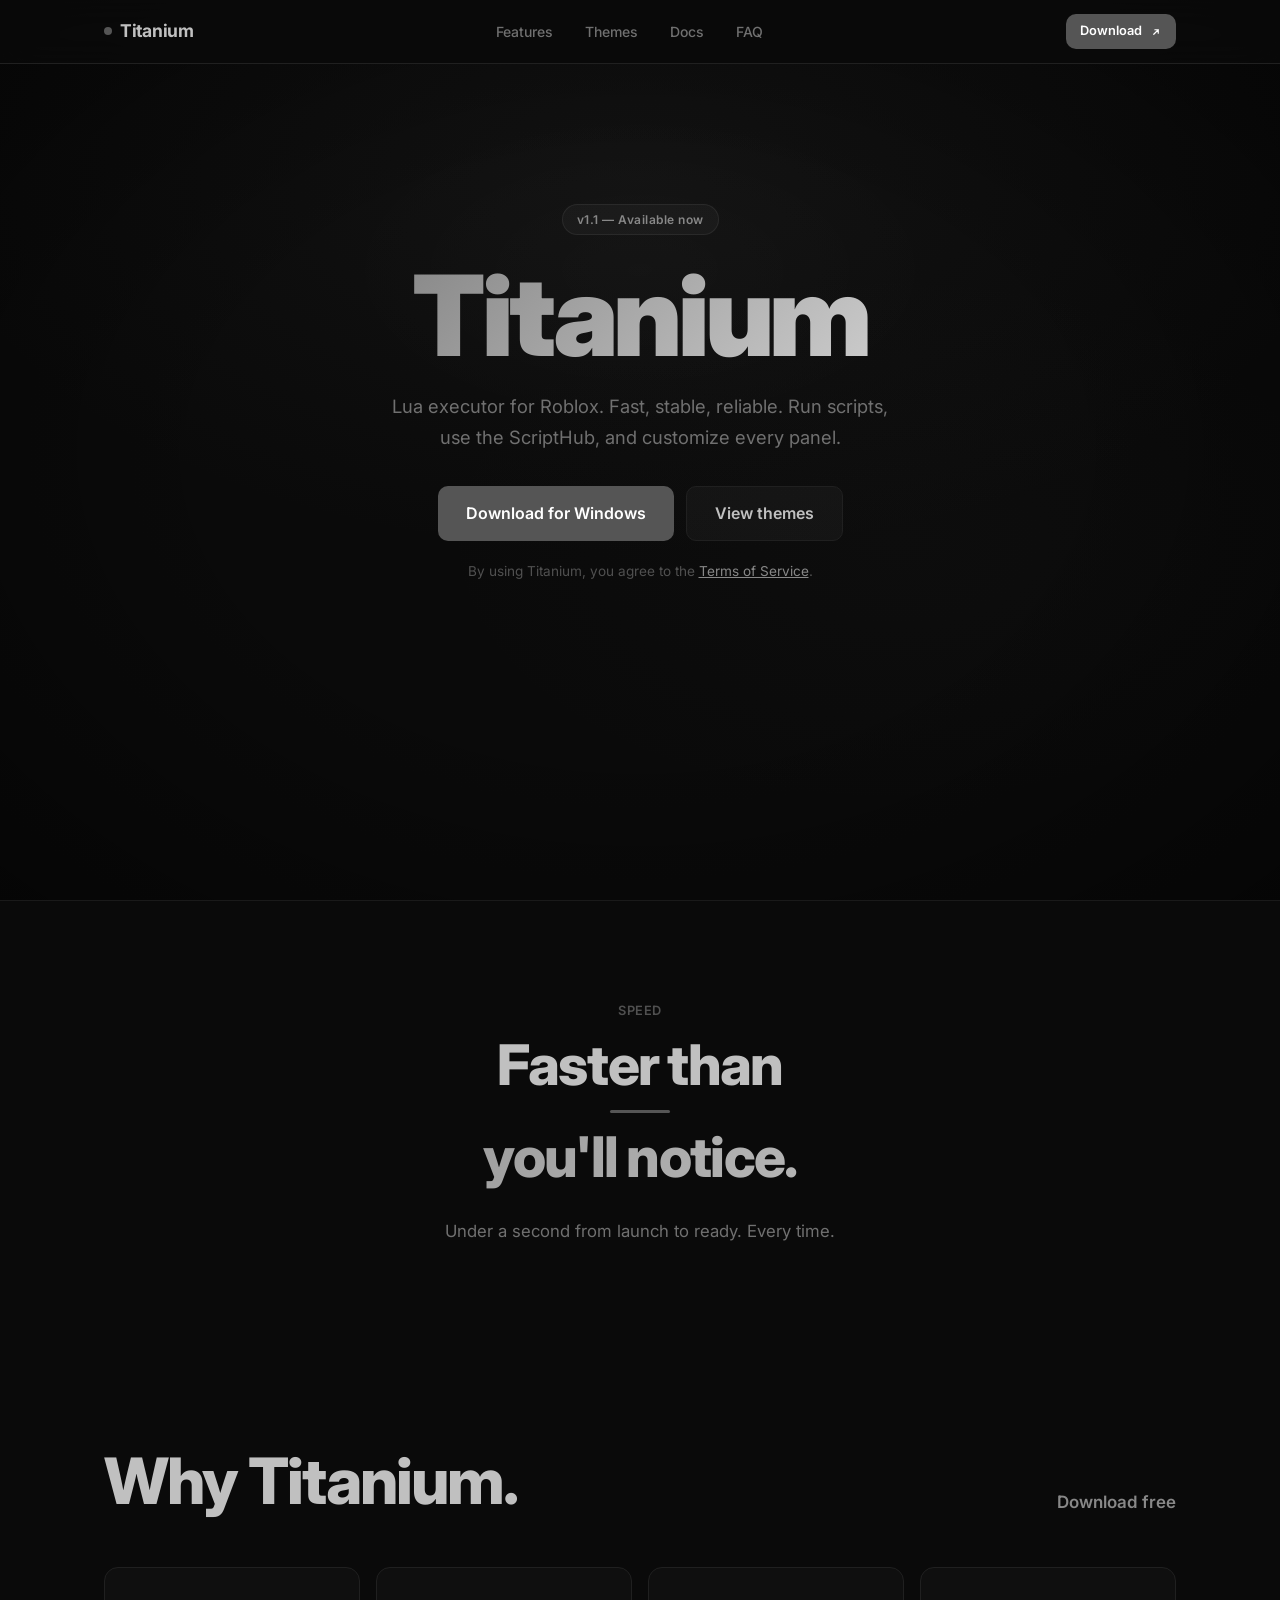
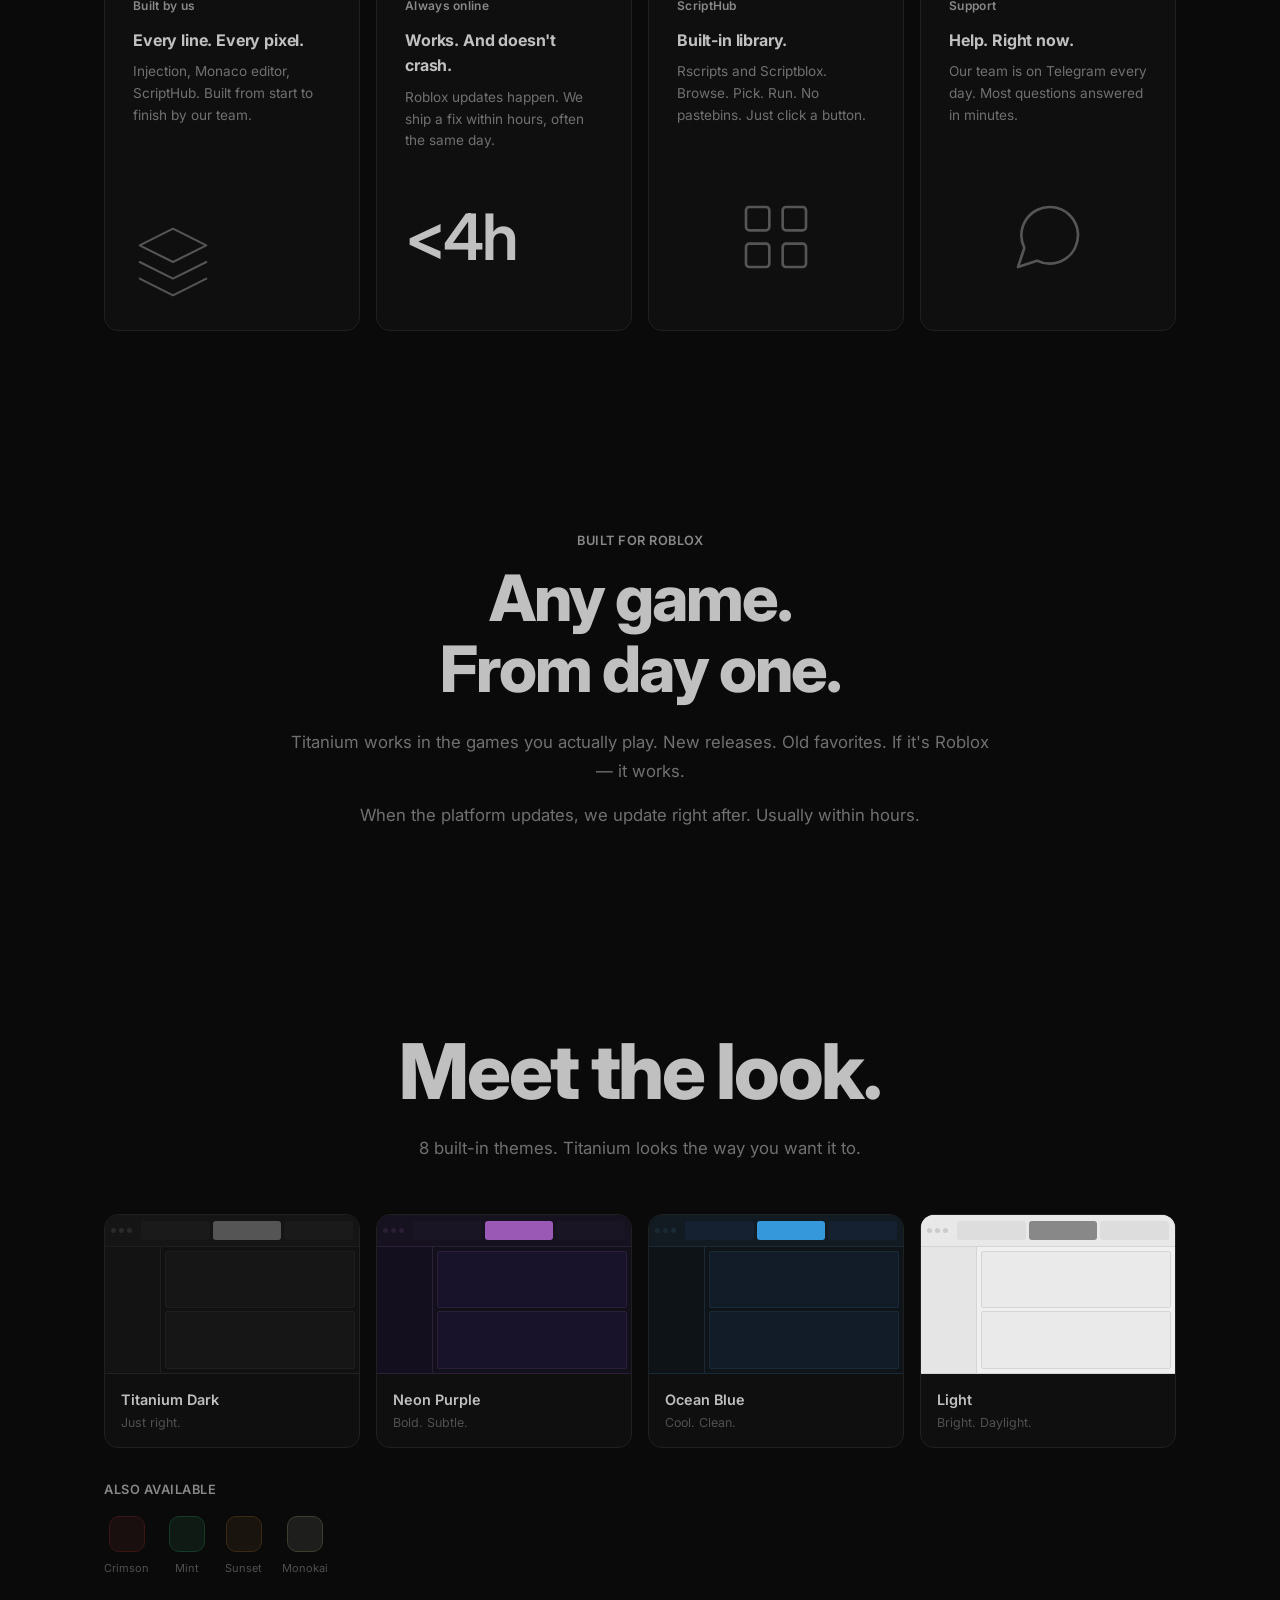
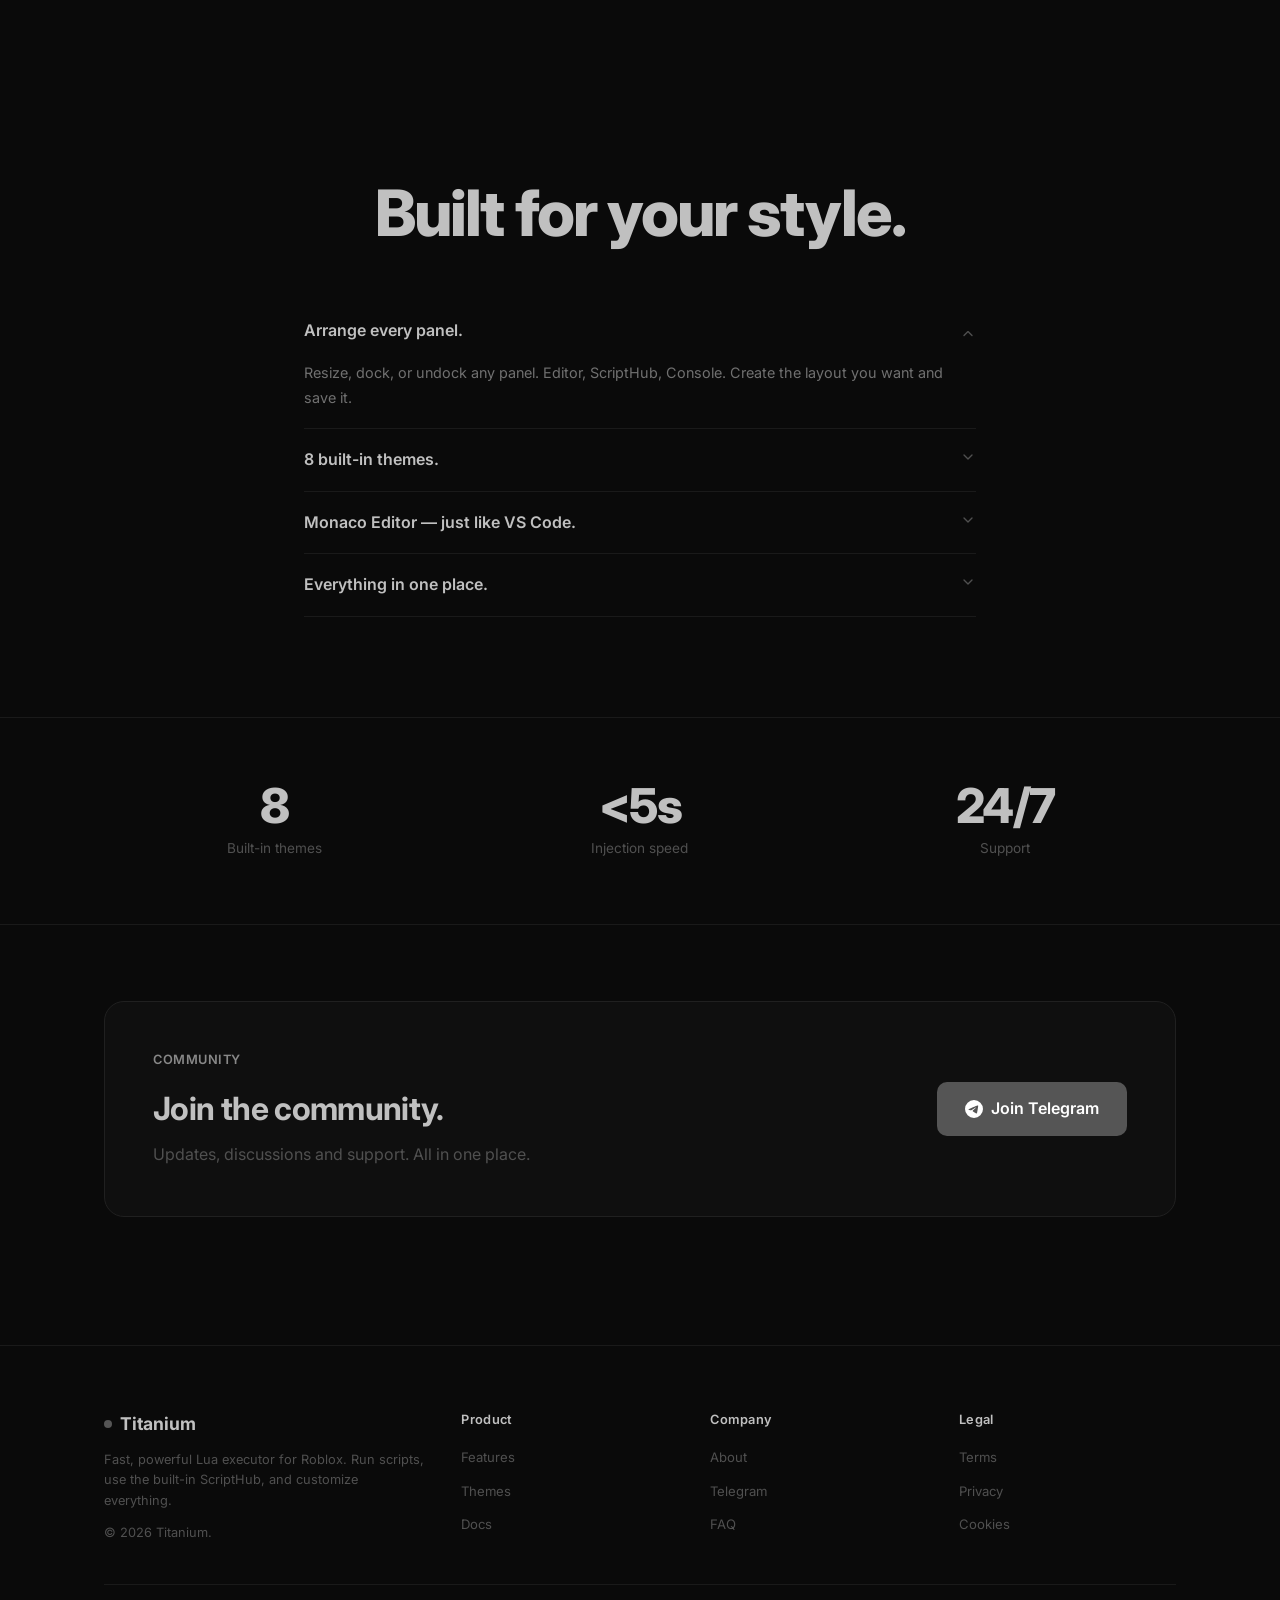
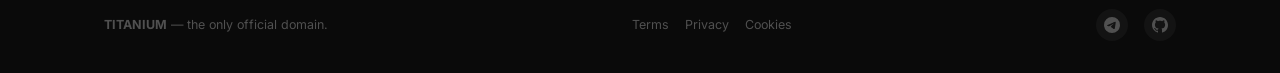
<file: index.html>
<!DOCTYPE html>
<html lang="en" dir="ltr">
<head>
    <meta charset="UTF-8">
    <meta name="viewport" content="width=device-width, initial-scale=1.0, viewport-fit=cover">
    <meta name="theme-color" content="#000000">
    <link rel="preconnect" href="https://fonts.googleapis.com">
    <link rel="preconnect" href="https://fonts.gstatic.com" crossorigin>
    <link rel="stylesheet" href="https://fonts.googleapis.com/css2?family=Inter:wght@400;500;600;700;800;900&display=block">
    <title>Titanium — Roblox Lua Script Executor</title>
    <meta name="description" content="Titanium is a free Lua executor for Roblox on Windows. Run scripts fast, use the built-in ScriptHub, and customize every panel.">
    <link rel="stylesheet" href="css/style.css">
    <link rel="icon" href="icon.png" type="image/png">
</head>
<body>

<div class="scroll-progress"></div>

<!-- Nav -->
<nav class="nav" role="navigation" aria-label="Main">
    <div class="nav-inner">
        <a href="index.html" class="nav-logo" aria-label="Titanium">
            <span class="logo-dot" aria-hidden="true"></span>
            Titanium
        </a>
        <ul class="nav-links">
            <li><a href="#features" data-nav-hash="#features">Features</a></li>
            <li><a href="#themes" data-nav-hash="#themes">Themes</a></li>
            <li><a href="docs.html">Docs</a></li>
            <li><a href="faq.html">FAQ</a></li>
        </ul>
        <div class="nav-cta">
            <a href="https://github.com/dogrogFilexon/Titanium/releases/download/v1.1.0/Titanium.zip" class="btn btn-primary btn-sm" target="_blank" rel="noopener">
                <span>Download</span>
                <svg width="12" height="12" viewBox="0 0 16 16" fill="none" stroke="currentColor" stroke-width="1.6" stroke-linecap="round" stroke-linejoin="round"><path d="M5 11L11 5M6.5 5H11v4.5"></path></svg>
            </a>
        </div>
        <button class="nav-mobile-btn" aria-label="Toggle menu" aria-expanded="false">
            <span></span><span></span><span></span>
        </button>
    </div>
</nav>

<!-- Mobile Drawer -->
<nav class="nav-drawer" aria-label="Navigation">
    <a href="index.html">Home</a>
    <a href="#features">Features</a>
    <a href="#themes">Themes</a>
    <a href="docs.html">Docs</a>
    <a href="faq.html">FAQ</a>
</nav>

<!-- Hero -->
<header class="hero-header">
    <div class="hero-atmosphere" aria-hidden="true">
        <div class="hero-atmosphere-base"></div>
        <div class="hero-atmosphere-sheen"></div>
        <div class="hero-atmosphere-vignette"></div>
    </div>

    <div class="hero-copy container">
        <div class="hero-badge">v1.1 — Available now</div>
        <h1 class="hero-title">
            <span class="gradient-text">Titanium</span>
        </h1>
        <p class="lede">
            Lua executor for Roblox. Fast, stable, reliable.
            Run scripts, use the ScriptHub, and customize every panel.
        </p>
        <div class="hero-cta">
            <a href="https://github.com/dogrogFilexon/Titanium/releases/download/v1.1.0/Titanium.zip" class="btn btn-primary btn-lg" target="_blank" rel="noopener">
                <span>Download for Windows</span>
            </a>
            <a href="#themes" class="btn btn-glass btn-lg">
                <span>View themes</span>
            </a>
        </div>
        <p class="small hero-disclaimer">
            By using Titanium, you agree to the <a href="#">Terms of Service</a>.
        </p>
    </div>
</header>

<!-- Speed -->
<section aria-label="Speed" class="speed-section">
    <div class="container text-center" style="width: 100%;">
        <p class="eyebrow eyebrow-muted" data-reveal>Speed</p>
        <h2 class="speed-headline" data-reveal>
            <span class="speed-headline-line">Faster than</span>
            <span class="speed-headline-rule" aria-hidden="true"></span>
            <span class="speed-headline-line gradient-text">you'll notice.</span>
        </h2>
        <p data-reveal class="lede" style="margin: 28px auto 0; max-width: 540px;">
            Under a second from launch to ready. Every time.
        </p>
    </div>
</section>

<!-- Features -->
<section class="section" id="features">
    <div class="container">
        <div data-reveal style="display: flex; justify-content: space-between; align-items: flex-end; flex-wrap: wrap; gap: 20px; margin-bottom: clamp(32px, 4vw, 56px);">
            <h2 class="headline" style="font-size: clamp(40px, 5vw, 64px); max-width: 600px;">Why Titanium.</h2>
            <a href="#" class="btn btn-link" style="font-size: 17px;">Download free</a>
        </div>
        <div class="why-row" data-stagger>
            <div class="why-card">
                <span class="why-eyebrow">Built by us</span>
                <h4>Every line. Every pixel.</h4>
                <p>Injection, Monaco editor, ScriptHub. Built from start to finish by our team.</p>
                <div class="why-art">
                    <svg width="80" height="80" viewBox="0 0 24 24" fill="none" stroke="currentColor" stroke-width="0.6" stroke-linecap="round" stroke-linejoin="round" style="color: #555;">
                        <path d="M12 2L2 7l10 5 10-5-10-5z"></path>
                        <path d="M2 17l10 5 10-5"></path>
                        <path d="M2 12l10 5 10-5"></path>
                    </svg>
                </div>
            </div>
            <div class="why-card">
                <span class="why-eyebrow">Always online</span>
                <h4>Works. And doesn't crash.</h4>
                <p>Roblox updates happen. We ship a fix within hours, often the same day.</p>
                <div class="why-art" style="height:130px; align-items:center;">
                    <div style="font-size: 64px; font-weight: 600; letter-spacing: -0.04em; line-height: 1; color: #c0c0c0;">&lt;4h</div>
                </div>
            </div>
            <div class="why-card">
                <span class="why-eyebrow">ScriptHub</span>
                <h4>Built-in library.</h4>
                <p>Rscripts and Scriptblox. Browse. Pick. Run. No pastebins. Just click a button.</p>
                <div class="why-art" style="height:130px; align-items:center; justify-content:center;">
                    <svg width="80" height="80" viewBox="0 0 24 24" fill="none" stroke="currentColor" stroke-width="0.8" stroke-linecap="round" stroke-linejoin="round" style="color: #555;">
                        <rect x="3" y="3" width="7" height="7" rx="1"></rect>
                        <rect x="14" y="3" width="7" height="7" rx="1"></rect>
                        <rect x="3" y="14" width="7" height="7" rx="1"></rect>
                        <rect x="14" y="14" width="7" height="7" rx="1"></rect>
                    </svg>
                </div>
            </div>
            <div class="why-card">
                <span class="why-eyebrow">Support</span>
                <h4>Help. Right now.</h4>
                <p>Our team is on Telegram every day. Most questions answered in minutes.</p>
                <div class="why-art" style="height:130px; align-items:center; justify-content:center;">
                    <svg width="80" height="80" viewBox="0 0 24 24" fill="none" stroke="currentColor" stroke-width="0.8" stroke-linecap="round" stroke-linejoin="round" style="color: #555;">
                        <path d="M21 11.5a8.38 8.38 0 0 1-.9 3.8 8.5 8.5 0 0 1-7.6 4.7 8.38 8.38 0 0 1-3.8-.9L3 21l1.9-5.7a8.38 8.38 0 0 1-.9-3.8 8.5 8.5 0 0 1 4.7-7.6 8.38 8.38 0 0 1 3.8-.9h.5a8.48 8.48 0 0 1 8 8v.5z"></path>
                    </svg>
                </div>
            </div>
        </div>
    </div>
</section>

<!-- Created for Roblox -->
<section class="section">
    <div class="container">
        <div data-reveal style="text-align: center; max-width: 700px; margin: 0 auto;">
            <p class="eyebrow">Built for Roblox</p>
            <h2 class="headline" style="font-size: clamp(40px, 5vw, 64px); margin-bottom: 24px;">
                Any game.<br>From day one.
            </h2>
            <p class="lede">Titanium works in the games you actually play. New releases. Old favorites. If it's Roblox — it works.</p>
            <p class="lede" style="margin-top: 16px;">When the platform updates, we update right after. Usually within hours.</p>
        </div>
    </div>
</section>

<!-- Themes -->
<section class="section" id="themes">
    <div class="container">
        <div class="section-head" data-reveal>
            <h2 class="headline" style="font-size: clamp(44px, 6vw, 80px);">Meet the look.</h2>
            <p class="lede" style="margin-top: 20px; max-width: 580px; margin-inline: auto;">8 built-in themes. Titanium looks the way you want it to.</p>
        </div>
        <div class="theme-grid" data-stagger>
            <article class="theme-card">
                <div class="theme-shot" style="background: #111; border-bottom: 1px solid #222;">
                    <div style="width:100%;height:100%;display:flex;flex-direction:column;">
                        <div style="height:20%;background:#151515;border-bottom:1px solid #1e1e1e;display:flex;align-items:center;padding:0 6px;gap:3px;">
                            <div style="width:5px;height:5px;border-radius:50%;background:#2a2a2a;"></div>
                            <div style="width:5px;height:5px;border-radius:50%;background:#2a2a2a;"></div>
                            <div style="width:5px;height:5px;border-radius:50%;background:#2a2a2a;"></div>
                            <div style="flex:1;height:60%;background:#1a1a1a;border-radius:3px;margin-left:6px;"></div>
                            <div style="flex:1;height:60%;background:#555;border-radius:3px;"></div>
                            <div style="flex:1;height:60%;background:#1a1a1a;border-radius:3px;"></div>
                        </div>
                        <div style="flex:1;display:flex;">
                            <div style="width:22%;background:#131313;border-right:1px solid #1e1e1e;"></div>
                            <div style="flex:1;padding:4px;display:flex;flex-direction:column;gap:3px;">
                                <div style="flex:1;background:#161616;border:1px solid #1e1e1e;border-radius:2px;"></div>
                                <div style="flex:1;background:#161616;border:1px solid #1e1e1e;border-radius:2px;"></div>
                            </div>
                        </div>
                    </div>
                </div>
                <div class="theme-meta">
                    <p class="theme-name">Titanium Dark</p>
                    <p class="theme-sub">Just right.</p>
                </div>
            </article>
            <article class="theme-card">
                <div class="theme-shot" style="background: #12101a; border-bottom: 1px solid #2a1f35;">
                    <div style="width:100%;height:100%;display:flex;flex-direction:column;">
                        <div style="height:20%;background:#16121f;border-bottom:1px solid #2a1f35;display:flex;align-items:center;padding:0 6px;gap:3px;">
                            <div style="width:5px;height:5px;border-radius:50%;background:#2a1f35;"></div>
                            <div style="width:5px;height:5px;border-radius:50%;background:#2a1f35;"></div>
                            <div style="width:5px;height:5px;border-radius:50%;background:#2a1f35;"></div>
                            <div style="flex:1;height:60%;background:#1a1525;border-radius:3px;margin-left:6px;"></div>
                            <div style="flex:1;height:60%;background:#9b59b6;border-radius:3px;"></div>
                            <div style="flex:1;height:60%;background:#1a1525;border-radius:3px;"></div>
                        </div>
                        <div style="flex:1;display:flex;">
                            <div style="width:22%;background:#140f1e;border-right:1px solid #2a1f35;"></div>
                            <div style="flex:1;padding:4px;display:flex;flex-direction:column;gap:3px;">
                                <div style="flex:1;background:#18132a;border:1px solid #2a1f35;border-radius:2px;"></div>
                                <div style="flex:1;background:#18132a;border:1px solid #2a1f35;border-radius:2px;"></div>
                            </div>
                        </div>
                    </div>
                </div>
                <div class="theme-meta">
                    <p class="theme-name">Neon Purple</p>
                    <p class="theme-sub">Bold. Subtle.</p>
                </div>
            </article>
            <article class="theme-card">
                <div class="theme-shot" style="background: #0f1419; border-bottom: 1px solid #1a2a35;">
                    <div style="width:100%;height:100%;display:flex;flex-direction:column;">
                        <div style="height:20%;background:#121a22;border-bottom:1px solid #1a2a35;display:flex;align-items:center;padding:0 6px;gap:3px;">
                            <div style="width:5px;height:5px;border-radius:50%;background:#1a2a35;"></div>
                            <div style="width:5px;height:5px;border-radius:50%;background:#1a2a35;"></div>
                            <div style="width:5px;height:5px;border-radius:50%;background:#1a2a35;"></div>
                            <div style="flex:1;height:60%;background:#152030;border-radius:3px;margin-left:6px;"></div>
                            <div style="flex:1;height:60%;background:#3498db;border-radius:3px;"></div>
                            <div style="flex:1;height:60%;background:#152030;border-radius:3px;"></div>
                        </div>
                        <div style="flex:1;display:flex;">
                            <div style="width:22%;background:#0e1318;border-right:1px solid #1a2a35;"></div>
                            <div style="flex:1;padding:4px;display:flex;flex-direction:column;gap:3px;">
                                <div style="flex:1;background:#111c28;border:1px solid #1a2a35;border-radius:2px;"></div>
                                <div style="flex:1;background:#111c28;border:1px solid #1a2a35;border-radius:2px;"></div>
                            </div>
                        </div>
                    </div>
                </div>
                <div class="theme-meta">
                    <p class="theme-name">Ocean Blue</p>
                    <p class="theme-sub">Cool. Clean.</p>
                </div>
            </article>
            <article class="theme-card">
                <div class="theme-shot" style="background: #f0f0f0; border-bottom: 1px solid #d5d5d5;">
                    <div style="width:100%;height:100%;display:flex;flex-direction:column;">
                        <div style="height:20%;background:#e8e8e8;border-bottom:1px solid #d5d5d5;display:flex;align-items:center;padding:0 6px;gap:3px;">
                            <div style="width:5px;height:5px;border-radius:50%;background:#ccc;"></div>
                            <div style="width:5px;height:5px;border-radius:50%;background:#ccc;"></div>
                            <div style="width:5px;height:5px;border-radius:50%;background:#ccc;"></div>
                            <div style="flex:1;height:60%;background:#ddd;border-radius:3px;margin-left:6px;"></div>
                            <div style="flex:1;height:60%;background:#888;border-radius:3px;"></div>
                            <div style="flex:1;height:60%;background:#ddd;border-radius:3px;"></div>
                        </div>
                        <div style="flex:1;display:flex;">
                            <div style="width:22%;background:#e5e5e5;border-right:1px solid #d5d5d5;"></div>
                            <div style="flex:1;padding:4px;display:flex;flex-direction:column;gap:3px;">
                                <div style="flex:1;background:#eaeaea;border:1px solid #d5d5d5;border-radius:2px;"></div>
                                <div style="flex:1;background:#eaeaea;border:1px solid #d5d5d5;border-radius:2px;"></div>
                            </div>
                        </div>
                    </div>
                </div>
                <div class="theme-meta">
                    <p class="theme-name">Light</p>
                    <p class="theme-sub">Bright. Daylight.</p>
                </div>
            </article>
        </div>
        <div class="theme-more" data-reveal>
            <p class="eyebrow theme-more-label">Also available</p>
            <div class="theme-more-list">
                <div style="display: flex; flex-direction: column; align-items: center; gap: 8px;">
                    <span style="width: 36px; height: 36px; border-radius: 10px; background: #1a0f0f; border: 1px solid #3a1515;"></span>
                    <span style="font-size: 11px; color: #505050;">Crimson</span>
                </div>
                <div style="display: flex; flex-direction: column; align-items: center; gap: 8px;">
                    <span style="width: 36px; height: 36px; border-radius: 10px; background: #0f1a14; border: 1px solid #153a25;"></span>
                    <span style="font-size: 11px; color: #505050;">Mint</span>
                </div>
                <div style="display: flex; flex-direction: column; align-items: center; gap: 8px;">
                    <span style="width: 36px; height: 36px; border-radius: 10px; background: #1a140f; border: 1px solid #3a2a15;"></span>
                    <span style="font-size: 11px; color: #505050;">Sunset</span>
                </div>
                <div style="display: flex; flex-direction: column; align-items: center; gap: 8px;">
                    <span style="width: 36px; height: 36px; border-radius: 10px; background: #1e1f1c; border: 1px solid #3e3d32;"></span>
                    <span style="font-size: 11px; color: #505050;">Monokai</span>
                </div>
            </div>
        </div>
    </div>
</section>

<!-- Accordion -->
<section class="section">
    <div class="container" style="max-width: 720px;">
        <h2 class="headline" data-reveal style="margin-bottom: clamp(32px, 4vw, 56px); font-size: clamp(40px, 5vw, 64px); text-align: center;">Built for your style.</h2>
        <div data-reveal>
            <div class="acc-item open">
                <div class="acc-head">
                    Arrange every panel.
                    <span class="acc-arrow"><svg width="16" height="16" viewBox="0 0 24 24" fill="none" stroke="currentColor" stroke-width="2" stroke-linecap="round" stroke-linejoin="round"><polyline points="6 9 12 15 18 9"></polyline></svg></span>
                </div>
                <div class="acc-body">
                    Resize, dock, or undock any panel. Editor, ScriptHub, Console. Create the layout you want and save it.
                </div>
            </div>
            <div class="acc-item">
                <div class="acc-head">
                    8 built-in themes.
                    <span class="acc-arrow"><svg width="16" height="16" viewBox="0 0 24 24" fill="none" stroke="currentColor" stroke-width="2" stroke-linecap="round" stroke-linejoin="round"><polyline points="6 9 12 15 18 9"></polyline></svg></span>
                </div>
                <div class="acc-body">
                    Titanium Dark, Neon Purple, Ocean Blue, Light, Crimson, Mint, Sunset, Monokai.
                </div>
            </div>
            <div class="acc-item">
                <div class="acc-head">
                    Monaco Editor — just like VS Code.
                    <span class="acc-arrow"><svg width="16" height="16" viewBox="0 0 24 24" fill="none" stroke="currentColor" stroke-width="2" stroke-linecap="round" stroke-linejoin="round"><polyline points="6 9 12 15 18 9"></polyline></svg></span>
                </div>
                <div class="acc-body">
                    Syntax highlighting, autocomplete, minimap. The same engine as VS Code. Familiar and comfortable.
                </div>
            </div>
            <div class="acc-item">
                <div class="acc-head">
                    Everything in one place.
                    <span class="acc-arrow"><svg width="16" height="16" viewBox="0 0 24 24" fill="none" stroke="currentColor" stroke-width="2" stroke-linecap="round" stroke-linejoin="round"><polyline points="6 9 12 15 18 9"></polyline></svg></span>
                </div>
                <div class="acc-body">
                    Scripts, ScriptHub, console, profile. All in one window. No Alt-Tab.
                </div>
            </div>
        </div>
    </div>
</section>

<!-- Stats -->
<section class="section-tight" aria-label="By the numbers" style="border-top: 1px solid #1a1a1a; border-bottom: 1px solid #1a1a1a;">
    <div class="container">
        <div class="stats-grid" data-stagger>
            <div>
                <div class="stat-value">8</div>
                <div class="small" style="margin-top: 8px;">Built-in themes</div>
            </div>
            <div>
                <div class="stat-value">&lt;5s</div>
                <div class="small" style="margin-top: 8px;">Injection speed</div>
            </div>
            <div>
                <div class="stat-value">24/7</div>
                <div class="small" style="margin-top: 8px;">Support</div>
            </div>
        </div>
    </div>
</section>

<!-- Telegram CTA -->
<section class="section-tight" style="padding-block: clamp(48px, 6vw, 80px) clamp(80px, 10vw, 140px);">
    <div class="container">
        <div data-reveal class="discord-cta">
            <div>
                <p class="eyebrow">Community</p>
                <h2 class="subheadline" style="margin-bottom: 8px;">Join the community.</h2>
                <p style="color: #505050; font-size: 16px; margin: 0;">Updates, discussions and support. All in one place.</p>
            </div>
            <a href="https://t.me/titaniumrb" class="btn btn-primary btn-lg" target="_blank" rel="noopener">
                <svg width="18" height="18" viewBox="0 0 24 24" fill="currentColor" aria-hidden="true"><path d="M11.944 0A12 12 0 0 0 0 12a12 12 0 0 0 12 12 12 12 0 0 0 12-12A12 12 0 0 0 12 0a12 12 0 0 0-.056 0zm4.962 7.224c.1-.002.321.023.465.14a.506.506 0 0 1 .171.325c.016.093.036.306.02.472-.18 1.898-.962 6.502-1.36 8.627-.168.9-.499 1.201-.82 1.23-.696.065-1.225-.46-1.9-.902-1.056-.693-1.653-1.124-2.678-1.8-1.185-.78-.417-1.21.258-1.91.177-.184 3.247-2.977 3.307-3.23.007-.032.014-.15-.056-.212s-.174-.041-.249-.024c-.106.024-1.793 1.14-5.061 3.345-.479.33-.913.49-1.302.48-.428-.008-1.252-.241-1.865-.44-.752-.245-1.349-.374-1.297-.789.027-.216.325-.437.893-.663 3.498-1.524 5.83-2.529 6.998-3.014 3.332-1.386 4.025-1.627 4.476-1.635z"/></svg>
                Join Telegram
            </a>
        </div>
    </div>
</section>

<!-- Footer -->
<footer class="footer" aria-label="Footer">
    <div class="container">
        <div class="footer-grid">
            <div class="footer-brand">
                <a href="index.html" class="footer-logo">
                    <span class="logo-dot" aria-hidden="true"></span>
                    Titanium
                </a>
                <p class="footer-desc">Fast, powerful Lua executor for Roblox. Run scripts, use the built-in ScriptHub, and customize everything.</p>
                <p>&copy; 2026 Titanium.</p>
            </div>
            <div class="footer-col">
                <p class="footer-col-title">Product</p>
                <ul>
                    <li><a href="#features">Features</a></li>
                    <li><a href="#themes">Themes</a></li>
                    <li><a href="docs.html">Docs</a></li>
                </ul>
            </div>
            <div class="footer-col">
                <p class="footer-col-title">Company</p>
                <ul>
                    <li><a href="#">About</a></li>
                    <li><a href="https://t.me/titaniumrb" target="_blank" rel="noopener">Telegram</a></li>
                    <li><a href="faq.html">FAQ</a></li>
                </ul>
            </div>
            <div class="footer-col">
                <p class="footer-col-title">Legal</p>
                <ul>
                    <li><a href="#">Terms</a></li>
                    <li><a href="#">Privacy</a></li>
                    <li><a href="#">Cookies</a></li>
                </ul>
            </div>
        </div>
        <div class="footer-bottom">
            <p><strong>TITANIUM</strong> — the only official domain.</p>
            <nav>
                <a href="#">Terms</a>
                <a href="#">Privacy</a>
                <a href="#">Cookies</a>
            </nav>
            <nav class="footer-socials" aria-label="Social links">
                <a href="https://t.me/titaniumrb" target="_blank" rel="noopener" aria-label="Telegram">
                    <svg viewBox="0 0 24 24" fill="currentColor"><path d="M11.944 0A12 12 0 0 0 0 12a12 12 0 0 0 12 12 12 12 0 0 0 12-12A12 12 0 0 0 12 0a12 12 0 0 0-.056 0zm4.962 7.224c.1-.002.321.023.465.14a.506.506 0 0 1 .171.325c.016.093.036.306.02.472-.18 1.898-.962 6.502-1.36 8.627-.168.9-.499 1.201-.82 1.23-.696.065-1.225-.46-1.9-.902-1.056-.693-1.653-1.124-2.678-1.8-1.185-.78-.417-1.21.258-1.91.177-.184 3.247-2.977 3.307-3.23.007-.032.014-.15-.056-.212s-.174-.041-.249-.024c-.106.024-1.793 1.14-5.061 3.345-.479.33-.913.49-1.302.48-.428-.008-1.252-.241-1.865-.44-.752-.245-1.349-.374-1.297-.789.027-.216.325-.437.893-.663 3.498-1.524 5.83-2.529 6.998-3.014 3.332-1.386 4.025-1.627 4.476-1.635z"/></svg>
                </a>
                <a href="#" aria-label="GitHub">
                    <svg viewBox="0 0 16 16" fill="currentColor"><path d="M8 0C3.58 0 0 3.58 0 8c0 3.54 2.29 6.53 5.47 7.59.4.07.55-.17.55-.38 0-.19-.01-.82-.01-1.49-2.01.37-2.53-.49-2.69-.94-.09-.23-.48-.94-.82-1.13-.28-.15-.68-.52-.01-.53.63-.01 1.08.58 1.23.82.72 1.21 1.87.87 2.33.66.07-.52.28-.87.51-1.07-1.78-.2-3.64-.89-3.64-3.95 0-.87.31-1.59.82-2.15-.08-.2-.36-1.02.08-2.12 0 0 .67-.21 2.2.82.64-.18 1.32-.27 2-.27.68 0 1.36.09 2 .27 1.53-1.04 2.2-.82 2.2-.82.44 1.1.16 1.92.08 2.12.51.56.82 1.27.82 2.15 0 3.07-1.87 3.75-3.65 3.95.29.25.54.73.54 1.48 0 1.07-.01 1.93-.01 2.2 0 .21.15.46.55.38A8.013 8.013 0 0016 8c0-4.42-3.58-8-8-8z"></path></svg>
                </a>
            </nav>
        </div>
    </div>
</footer>

<script src="js/main.js"></script>
</body>
</html>
</file>
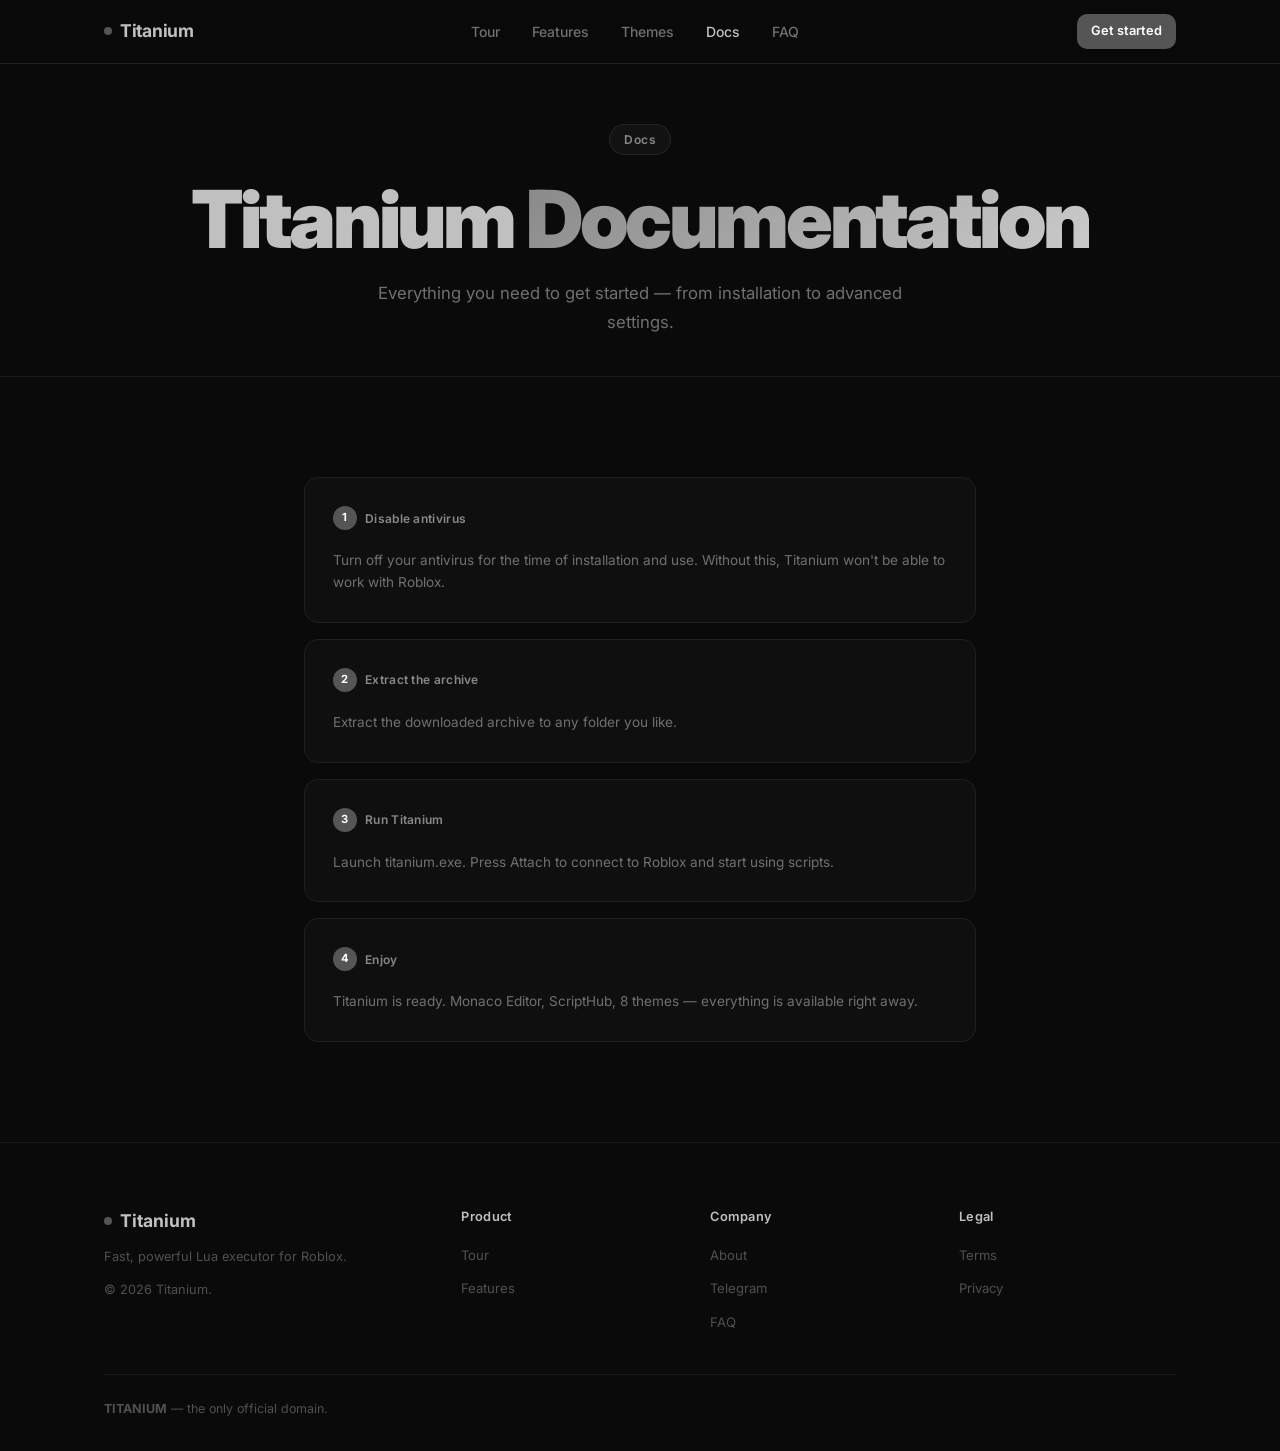
<file: docs.html>
<!DOCTYPE html>
<html lang="en" dir="ltr">
<head>
    <meta charset="UTF-8">
    <meta name="viewport" content="width=device-width, initial-scale=1.0, viewport-fit=cover">
    <meta name="theme-color" content="#000000">
    <link rel="preconnect" href="https://fonts.googleapis.com">
    <link rel="preconnect" href="https://fonts.gstatic.com" crossorigin>
    <link rel="stylesheet" href="https://fonts.googleapis.com/css2?family=Inter:wght@400;500;600;700;800;900&display=block">
    <title>Docs — Titanium Executor</title>
    <meta name="description" content="Full Titanium documentation — from installation to advanced settings.">
    <link rel="stylesheet" href="css/style.css">
    <link rel="icon" href="icon.png" type="image/png">
</head>
<body>

<div class="scroll-progress"></div>

<!-- Nav -->
<nav class="nav" role="navigation" aria-label="Main">
    <div class="nav-inner">
        <a href="index.html" class="nav-logo" aria-label="Titanium"><span class="logo-dot" aria-hidden="true"></span>Titanium</a>
        <ul class="nav-links">
            <li><a href="index.html#tour">Tour</a></li>
            <li><a href="features.html">Features</a></li>
            <li><a href="index.html#themes">Themes</a></li>
            <li><a href="docs.html">Docs</a></li>
            <li><a href="faq.html">FAQ</a></li>
        </ul>
        <div class="nav-cta">
            <a href="docs.html" class="btn btn-primary btn-sm"><span>Get started</span></a>
        </div>
        <button class="nav-mobile-btn" aria-label="Toggle menu" aria-expanded="false"><span></span><span></span><span></span></button>
    </div>
</nav>
<nav class="nav-drawer" aria-label="Navigation">
    <a href="index.html">Home</a>
    <a href="index.html#tour">Tour</a>
    <a href="features.html">Features</a>
    <a href="index.html#themes">Themes</a>
    <a href="docs.html">Docs</a>
    <a href="faq.html">FAQ</a>
</nav>

<!-- Page Hero -->
<header class="page-hero">
    <div class="container">
        <div data-reveal>
            <div class="hero-badge">Docs</div>
            <h1 class="hero-title" style="font-size: clamp(2.5rem, 7vw, 5rem);">Titanium <span class="gradient-text">Documentation</span></h1>
            <p class="lede" style="margin: 20px auto 0; max-width: 540px;">Everything you need to get started — from installation to advanced settings.</p>
        </div>
    </div>
</header>

<!-- Docs Steps -->
<section class="section">
    <div class="container" style="max-width: 720px;">
        <div style="display: flex; flex-direction: column; gap: 16px;">

            <div class="why-card" data-reveal>
                <span class="why-eyebrow" style="display: inline-flex; align-items: center; gap: 8px;">
                    <span style="display:inline-flex;align-items:center;justify-content:center;width:24px;height:24px;border-radius:50%;background:#555;color:#fff;font-size:0.7rem;font-weight:700;">1</span>
                    Disable antivirus
                </span>
                <p style="margin-top: 8px;">Turn off your antivirus for the time of installation and use. Without this, Titanium won't be able to work with Roblox.</p>
            </div>

            <div class="why-card" data-reveal>
                <span class="why-eyebrow" style="display: inline-flex; align-items: center; gap: 8px;">
                    <span style="display:inline-flex;align-items:center;justify-content:center;width:24px;height:24px;border-radius:50%;background:#555;color:#fff;font-size:0.7rem;font-weight:700;">2</span>
                    Extract the archive
                </span>
                <p style="margin-top: 8px;">Extract the downloaded archive to any folder you like.</p>
            </div>

            <div class="why-card" data-reveal>
                <span class="why-eyebrow" style="display: inline-flex; align-items: center; gap: 8px;">
                    <span style="display:inline-flex;align-items:center;justify-content:center;width:24px;height:24px;border-radius:50%;background:#555;color:#fff;font-size:0.7rem;font-weight:700;">3</span>
                    Run Titanium
                </span>
                <p style="margin-top: 8px;">Launch titanium.exe. Press Attach to connect to Roblox and start using scripts.</p>
            </div>

            <div class="why-card" data-reveal>
                <span class="why-eyebrow" style="display: inline-flex; align-items: center; gap: 8px;">
                    <span style="display:inline-flex;align-items:center;justify-content:center;width:24px;height:24px;border-radius:50%;background:#555;color:#fff;font-size:0.7rem;font-weight:700;">4</span>
                    Enjoy
                </span>
                <p style="margin-top: 8px;">Titanium is ready. Monaco Editor, ScriptHub, 8 themes — everything is available right away.</p>
            </div>

        </div>
    </div>
</section>

<!-- Footer -->
<footer class="footer" aria-label="Footer">
    <div class="container">
        <div class="footer-grid">
            <div class="footer-brand">
                <a href="index.html" class="footer-logo"><span class="logo-dot" aria-hidden="true"></span>Titanium</a>
                <p class="footer-desc">Fast, powerful Lua executor for Roblox.</p>
                <p>&copy; 2026 Titanium.</p>
            </div>
            <div class="footer-col"><p class="footer-col-title">Product</p><ul><li><a href="index.html#tour">Tour</a></li><li><a href="features.html">Features</a></li></ul></div>
            <div class="footer-col"><p class="footer-col-title">Company</p><ul><li><a href="#">About</a></li><li><a href="https://t.me/titaniumrb" target="_blank" rel="noopener">Telegram</a></li><li><a href="faq.html">FAQ</a></li></ul></div>
            <div class="footer-col"><p class="footer-col-title">Legal</p><ul><li><a href="#">Terms</a></li><li><a href="#">Privacy</a></li></ul></div>
        </div>
        <div class="footer-bottom">
            <p><strong>TITANIUM</strong> — the only official domain.</p>
        </div>
    </div>
</footer>

<script src="js/main.js"></script>
</body>
</html>
</file>
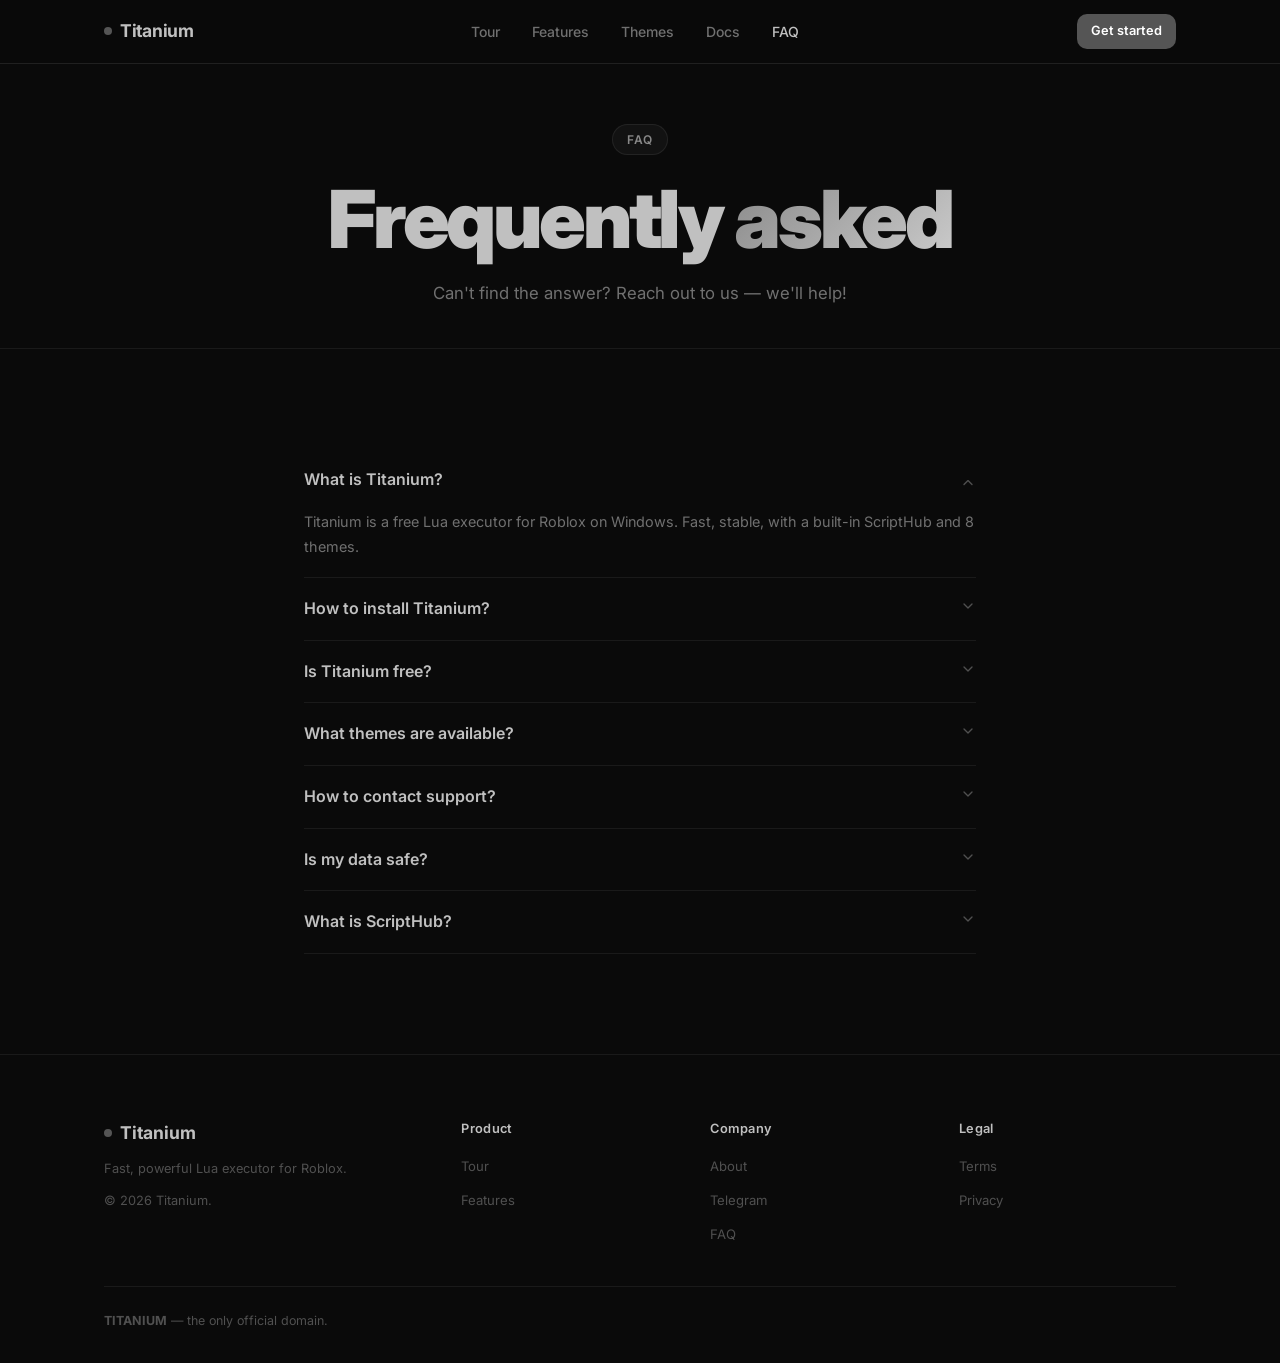
<file: faq.html>
<!DOCTYPE html>
<html lang="en" dir="ltr">
<head>
    <meta charset="UTF-8">
    <meta name="viewport" content="width=device-width, initial-scale=1.0, viewport-fit=cover">
    <meta name="theme-color" content="#000000">
    <link rel="preconnect" href="https://fonts.googleapis.com">
    <link rel="preconnect" href="https://fonts.gstatic.com" crossorigin>
    <link rel="stylesheet" href="https://fonts.googleapis.com/css2?family=Inter:wght@400;500;600;700;800;900&display=block">
    <title>FAQ — Titanium Executor</title>
    <meta name="description" content="Frequently asked questions about Titanium Executor.">
    <link rel="stylesheet" href="css/style.css">
    <link rel="icon" href="icon.png" type="image/png">
</head>
<body>

<div class="scroll-progress"></div>

<!-- Nav -->
<nav class="nav" role="navigation" aria-label="Main">
    <div class="nav-inner">
        <a href="index.html" class="nav-logo" aria-label="Titanium"><span class="logo-dot" aria-hidden="true"></span>Titanium</a>
        <ul class="nav-links">
            <li><a href="index.html#tour">Tour</a></li>
            <li><a href="features.html">Features</a></li>
            <li><a href="index.html#themes">Themes</a></li>
            <li><a href="docs.html">Docs</a></li>
            <li><a href="faq.html">FAQ</a></li>
        </ul>
        <div class="nav-cta">
            <a href="docs.html" class="btn btn-primary btn-sm"><span>Get started</span></a>
        </div>
        <button class="nav-mobile-btn" aria-label="Toggle menu" aria-expanded="false"><span></span><span></span><span></span></button>
    </div>
</nav>
<nav class="nav-drawer" aria-label="Navigation">
    <a href="index.html">Home</a>
    <a href="index.html#tour">Tour</a>
    <a href="features.html">Features</a>
    <a href="index.html#themes">Themes</a>
    <a href="docs.html">Docs</a>
    <a href="faq.html">FAQ</a>
</nav>

<!-- Page Hero -->
<header class="page-hero">
    <div class="container">
        <div data-reveal>
            <div class="hero-badge">FAQ</div>
            <h1 class="hero-title" style="font-size: clamp(2.5rem, 7vw, 5rem);">Frequently <span class="gradient-text">asked</span></h1>
            <p class="lede" style="margin: 20px auto 0; max-width: 540px;">Can't find the answer? Reach out to us — we'll help!</p>
        </div>
    </div>
</header>

<!-- FAQ -->
<section class="section">
    <div class="container" style="max-width: 720px;">
        <div class="acc">

            <div class="acc-item open" data-reveal>
                <div class="acc-head">
                    What is Titanium?
                    <span class="acc-arrow"><svg width="16" height="16" viewBox="0 0 24 24" fill="none" stroke="currentColor" stroke-width="2" stroke-linecap="round" stroke-linejoin="round"><polyline points="6 9 12 15 18 9"></polyline></svg></span>
                </div>
                <div class="acc-body">
                    Titanium is a free Lua executor for Roblox on Windows. Fast, stable, with a built-in ScriptHub and 8 themes.
                </div>
            </div>

            <div class="acc-item" data-reveal>
                <div class="acc-head">
                    How to install Titanium?
                    <span class="acc-arrow"><svg width="16" height="16" viewBox="0 0 24 24" fill="none" stroke="currentColor" stroke-width="2" stroke-linecap="round" stroke-linejoin="round"><polyline points="6 9 12 15 18 9"></polyline></svg></span>
                </div>
                <div class="acc-body">
                    Disable your antivirus, extract the archive and run titanium.exe. Titanium launches in seconds.
                </div>
            </div>

            <div class="acc-item" data-reveal>
                <div class="acc-head">
                    Is Titanium free?
                    <span class="acc-arrow"><svg width="16" height="16" viewBox="0 0 24 24" fill="none" stroke="currentColor" stroke-width="2" stroke-linecap="round" stroke-linejoin="round"><polyline points="6 9 12 15 18 9"></polyline></svg></span>
                </div>
                <div class="acc-body">
                    Yes! Titanium is completely free. All features are available right away with no restrictions.
                </div>
            </div>

            <div class="acc-item" data-reveal>
                <div class="acc-head">
                    What themes are available?
                    <span class="acc-arrow"><svg width="16" height="16" viewBox="0 0 24 24" fill="none" stroke="currentColor" stroke-width="2" stroke-linecap="round" stroke-linejoin="round"><polyline points="6 9 12 15 18 9"></polyline></svg></span>
                </div>
                <div class="acc-body">
                    Titanium Dark, Neon Purple, Ocean Blue, Light, Crimson, Mint, Sunset, Monokai.
                </div>
            </div>

            <div class="acc-item" data-reveal>
                <div class="acc-head">
                    How to contact support?
                    <span class="acc-arrow"><svg width="16" height="16" viewBox="0 0 24 24" fill="none" stroke="currentColor" stroke-width="2" stroke-linecap="round" stroke-linejoin="round"><polyline points="6 9 12 15 18 9"></polyline></svg></span>
                </div>
                <div class="acc-body">
                    Join our Telegram. We respond within minutes during working hours.
                </div>
            </div>

            <div class="acc-item" data-reveal>
                <div class="acc-head">
                    Is my data safe?
                    <span class="acc-arrow"><svg width="16" height="16" viewBox="0 0 24 24" fill="none" stroke="currentColor" stroke-width="2" stroke-linecap="round" stroke-linejoin="round"><polyline points="6 9 12 15 18 9"></polyline></svg></span>
                </div>
                <div class="acc-body">
                    Yes. Titanium doesn't collect personal data. Your scripts and settings are stored only on your computer.
                </div>
            </div>

            <div class="acc-item" data-reveal>
                <div class="acc-head">
                    What is ScriptHub?
                    <span class="acc-arrow"><svg width="16" height="16" viewBox="0 0 24 24" fill="none" stroke="currentColor" stroke-width="2" stroke-linecap="round" stroke-linejoin="round"><polyline points="6 9 12 15 18 9"></polyline></svg></span>
                </div>
                <div class="acc-body">
                    A built-in script library from Rscripts and Scriptblox. Browse, search, favorite, and run scripts with one click.
                </div>
            </div>

        </div>
    </div>
</section>

<!-- Footer -->
<footer class="footer" aria-label="Footer">
    <div class="container">
        <div class="footer-grid">
            <div class="footer-brand">
                <a href="index.html" class="footer-logo"><span class="logo-dot" aria-hidden="true"></span>Titanium</a>
                <p class="footer-desc">Fast, powerful Lua executor for Roblox.</p>
                <p>&copy; 2026 Titanium.</p>
            </div>
            <div class="footer-col"><p class="footer-col-title">Product</p><ul><li><a href="index.html#tour">Tour</a></li><li><a href="features.html">Features</a></li></ul></div>
            <div class="footer-col"><p class="footer-col-title">Company</p><ul><li><a href="#">About</a></li><li><a href="https://t.me/titaniumrb" target="_blank" rel="noopener">Telegram</a></li><li><a href="faq.html">FAQ</a></li></ul></div>
            <div class="footer-col"><p class="footer-col-title">Legal</p><ul><li><a href="#">Terms</a></li><li><a href="#">Privacy</a></li></ul></div>
        </div>
        <div class="footer-bottom">
            <p><strong>TITANIUM</strong> — the only official domain.</p>
        </div>
    </div>
</footer>

<script src="js/main.js"></script>
</body>
</html>
</file>
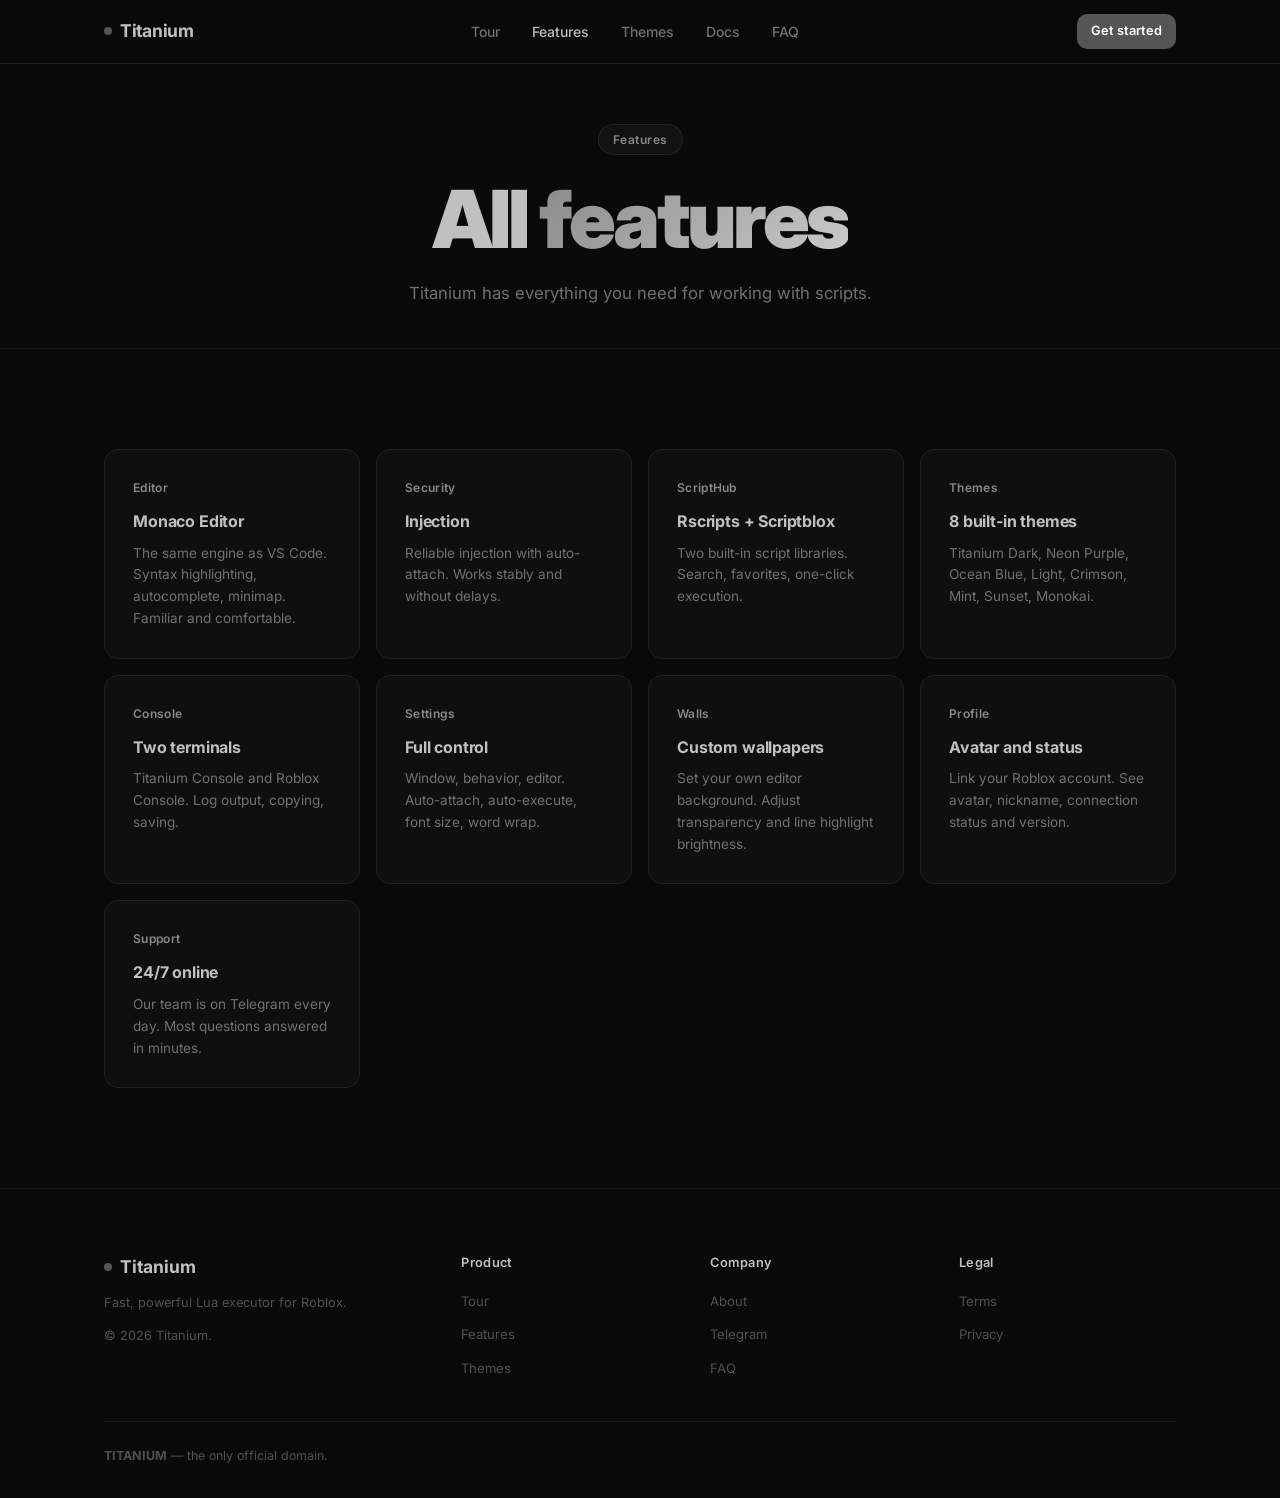
<file: features.html>
<!DOCTYPE html>
<html lang="en" dir="ltr">
<head>
    <meta charset="UTF-8">
    <meta name="viewport" content="width=device-width, initial-scale=1.0, viewport-fit=cover">
    <meta name="theme-color" content="#000000">
    <link rel="preconnect" href="https://fonts.googleapis.com">
    <link rel="preconnect" href="https://fonts.gstatic.com" crossorigin>
    <link rel="stylesheet" href="https://fonts.googleapis.com/css2?family=Inter:wght@400;500;600;700;800;900&display=block">
    <title>Features — Titanium Executor</title>
    <meta name="description" content="All Titanium features — Monaco Editor, ScriptHub, 8 themes, settings, console and more.">
    <link rel="stylesheet" href="css/style.css">
    <link rel="icon" href="icon.png" type="image/png">
</head>
<body>

<div class="scroll-progress"></div>

<!-- Nav -->
<nav class="nav" role="navigation" aria-label="Main">
    <div class="nav-inner">
        <a href="index.html" class="nav-logo" aria-label="Titanium"><span class="logo-dot" aria-hidden="true"></span>Titanium</a>
        <ul class="nav-links">
            <li><a href="index.html#tour">Tour</a></li>
            <li><a href="features.html">Features</a></li>
            <li><a href="index.html#themes">Themes</a></li>
            <li><a href="docs.html">Docs</a></li>
            <li><a href="faq.html">FAQ</a></li>
        </ul>
        <div class="nav-cta">
            <a href="docs.html" class="btn btn-primary btn-sm"><span>Get started</span></a>
        </div>
        <button class="nav-mobile-btn" aria-label="Toggle menu" aria-expanded="false"><span></span><span></span><span></span></button>
    </div>
</nav>
<nav class="nav-drawer" aria-label="Navigation">
    <a href="index.html">Home</a>
    <a href="index.html#tour">Tour</a>
    <a href="features.html">Features</a>
    <a href="index.html#themes">Themes</a>
    <a href="docs.html">Docs</a>
    <a href="faq.html">FAQ</a>
</nav>

<!-- Page Hero -->
<header class="page-hero">
    <div class="container">
        <div data-reveal>
            <div class="hero-badge">Features</div>
            <h1 class="hero-title" style="font-size: clamp(2.5rem, 7vw, 5rem);">All <span class="gradient-text">features</span></h1>
            <p class="lede" style="margin: 20px auto 0; max-width: 540px;">Titanium has everything you need for working with scripts.</p>
        </div>
    </div>
</header>

<!-- Features Grid -->
<section class="section">
    <div class="container">
        <div class="why-row" data-stagger>
            <div class="why-card">
                <span class="why-eyebrow">Editor</span>
                <h4>Monaco Editor</h4>
                <p>The same engine as VS Code. Syntax highlighting, autocomplete, minimap. Familiar and comfortable.</p>
            </div>
            <div class="why-card">
                <span class="why-eyebrow">Security</span>
                <h4>Injection</h4>
                <p>Reliable injection with auto-attach. Works stably and without delays.</p>
            </div>
            <div class="why-card">
                <span class="why-eyebrow">ScriptHub</span>
                <h4>Rscripts + Scriptblox</h4>
                <p>Two built-in script libraries. Search, favorites, one-click execution.</p>
            </div>
            <div class="why-card">
                <span class="why-eyebrow">Themes</span>
                <h4>8 built-in themes</h4>
                <p>Titanium Dark, Neon Purple, Ocean Blue, Light, Crimson, Mint, Sunset, Monokai.</p>
            </div>
            <div class="why-card">
                <span class="why-eyebrow">Console</span>
                <h4>Two terminals</h4>
                <p>Titanium Console and Roblox Console. Log output, copying, saving.</p>
            </div>
            <div class="why-card">
                <span class="why-eyebrow">Settings</span>
                <h4>Full control</h4>
                <p>Window, behavior, editor. Auto-attach, auto-execute, font size, word wrap.</p>
            </div>
            <div class="why-card">
                <span class="why-eyebrow">Walls</span>
                <h4>Custom wallpapers</h4>
                <p>Set your own editor background. Adjust transparency and line highlight brightness.</p>
            </div>
            <div class="why-card">
                <span class="why-eyebrow">Profile</span>
                <h4>Avatar and status</h4>
                <p>Link your Roblox account. See avatar, nickname, connection status and version.</p>
            </div>
            <div class="why-card">
                <span class="why-eyebrow">Support</span>
                <h4>24/7 online</h4>
                <p>Our team is on Telegram every day. Most questions answered in minutes.</p>
            </div>
        </div>
    </div>
</section>

<!-- Footer -->
<footer class="footer" aria-label="Footer">
    <div class="container">
        <div class="footer-grid">
            <div class="footer-brand">
                <a href="index.html" class="footer-logo"><span class="logo-dot" aria-hidden="true"></span>Titanium</a>
                <p class="footer-desc">Fast, powerful Lua executor for Roblox.</p>
                <p>&copy; 2026 Titanium.</p>
            </div>
            <div class="footer-col"><p class="footer-col-title">Product</p><ul><li><a href="index.html#tour">Tour</a></li><li><a href="features.html">Features</a></li><li><a href="index.html#themes">Themes</a></li></ul></div>
            <div class="footer-col"><p class="footer-col-title">Company</p><ul><li><a href="#">About</a></li><li><a href="https://t.me/titaniumrb" target="_blank" rel="noopener">Telegram</a></li><li><a href="faq.html">FAQ</a></li></ul></div>
            <div class="footer-col"><p class="footer-col-title">Legal</p><ul><li><a href="#">Terms</a></li><li><a href="#">Privacy</a></li></ul></div>
        </div>
        <div class="footer-bottom">
            <p><strong>TITANIUM</strong> — the only official domain.</p>
        </div>
    </div>
</footer>

<script src="js/main.js"></script>
</body>
</html>
</file>
<file: css/style.css>
@import url('https://fonts.googleapis.com/css2?family=Inter:wght@400;500;600;700;800;900&display=block');

*, *::before, *::after { margin: 0; padding: 0; box-sizing: border-box; }

:root {
    --bg: #0a0a0a;
    --bg-2: #0f0f0f;
    --bg-3: #131313;
    --bg-4: #171717;
    --fg: #c0c0c0;
    --fg-50: #707070;
    --fg-70: #b0b0b0;
    --border: rgba(255,255,255,0.07);
    --border-2: rgba(255,255,255,0.1);
    --accent: #555;
    --accent-2: #888;
    --r-md: 10px;
    --r-lg: 14px;
    --r-xl: 20px;
    --shadow-1: 0 1px 2px rgba(0,0,0,0.4);
    --shadow-3: 0 8px 32px rgba(0,0,0,0.5);
    --container: 1120px;
    --nav-h: 64px;
}

html { scroll-behavior: smooth; }

body {
    font-family: 'Inter', -apple-system, BlinkMacSystemFont, 'Segoe UI', sans-serif;
    background: var(--bg);
    color: var(--fg);
    line-height: 1.6;
    -webkit-font-smoothing: antialiased;
    overflow-x: hidden;
}

a { color: inherit; text-decoration: none; }
ul { list-style: none; }
img { display: block; max-width: 100%; }

.container {
    max-width: var(--container);
    margin: 0 auto;
    padding: 0 24px;
}

.sr-only {
    position: absolute; width: 1px; height: 1px;
    padding: 0; margin: -1px; overflow: hidden;
    clip: rect(0,0,0,0); white-space: nowrap; border: 0;
}

/* ── Scroll Progress ── */
.scroll-progress {
    position: fixed; top: 0; left: 0; right: 0;
    height: 2px; z-index: 200;
    background: linear-gradient(90deg, #555, #888);
    transform-origin: left;
    transform: scaleX(0);
    transition: transform 0.1s linear;
}

/* ── Nav ── */
.nav {
    position: fixed; top: 0; left: 0; right: 0; z-index: 100;
    height: var(--nav-h);
    background: rgba(10,10,10,0.85);
    backdrop-filter: blur(16px);
    border-bottom: 1px solid #202020;
}

.nav-inner {
    max-width: var(--container);
    margin: 0 auto;
    padding: 0 24px;
    height: 100%;
    display: flex;
    align-items: center;
    justify-content: space-between;
    gap: 24px;
}

.nav-logo {
    display: flex; align-items: center; gap: 8px;
    font-size: 1.1rem; font-weight: 700; color: #c0c0c0;
    letter-spacing: -0.3px;
    flex-shrink: 0;
}

.nav-logo .logo-dot {
    width: 8px; height: 8px; border-radius: 50%;
    background: #555;
}

.nav-links {
    display: flex; gap: 4px; align-items: center;
}

.nav-links a {
    padding: 6px 14px;
    font-size: 0.875rem; font-weight: 500;
    color: #707070;
    border-radius: var(--r-md);
    transition: color 0.2s, background 0.2s;
}

.nav-links a:hover { color: #b0b0b0; background: rgba(255,255,255,0.04); }
.nav-links a.active { color: #c0c0c0; }

.nav-cta {
    display: flex; align-items: center; gap: 8px;
    flex-shrink: 0;
}

/* ── Buttons ── */
.btn {
    display: inline-flex; align-items: center; justify-content: center; gap: 8px;
    padding: 10px 20px;
    font-family: inherit; font-size: 0.875rem; font-weight: 600;
    border-radius: var(--r-md); border: none; cursor: pointer;
    transition: transform 0.15s, box-shadow 0.2s, background 0.2s;
    white-space: nowrap;
}

.btn:hover { transform: translateY(-1px); }
.btn:active { transform: translateY(0); }

.btn-primary {
    background: #555; color: #fff;
}
.btn-primary:hover { box-shadow: 0 0 24px rgba(85,85,85,0.35); }

.btn-ghost {
    background: rgba(255,255,255,0.04); color: #c0c0c0;
    border: 1px solid #2a2a2a;
}
.btn-ghost:hover { background: rgba(255,255,255,0.08); }

.btn-glass {
    background: rgba(255,255,255,0.03); color: #c0c0c0;
    border: 1px solid #202020;
}
.btn-glass:hover { background: rgba(255,255,255,0.06); }

.btn-link {
    background: none; color: #888; padding: 0; border: none;
}
.btn-link:hover { text-decoration: underline; transform: none; box-shadow: none; }

.btn-sm { padding: 7px 14px; font-size: 0.8rem; }
.btn-lg { padding: 14px 28px; font-size: 1rem; }
.btn-block { width: 100%; }

/* ── Mobile ── */
.nav-mobile-btn {
    display: none;
    flex-direction: column; gap: 5px;
    background: none; border: none; cursor: pointer; padding: 4px;
    position: fixed; top: 18px; right: 20px; z-index: 110;
}

.nav-mobile-btn span {
    display: block; width: 22px; height: 2px; background: #b0b0b0;
    border-radius: 2px; transition: transform 0.3s, opacity 0.3s;
}

.nav-mobile-btn.active span:nth-child(1) { transform: rotate(45deg) translate(5px, 5px); }
.nav-mobile-btn.active span:nth-child(2) { opacity: 0; }
.nav-mobile-btn.active span:nth-child(3) { transform: rotate(-45deg) translate(5px, -5px); }

.nav-drawer {
    display: none;
    position: fixed; top: var(--nav-h); left: 0; right: 0; bottom: 0;
    background: rgba(10,10,10,0.96); backdrop-filter: blur(20px);
    z-index: 99; padding: 24px;
    flex-direction: column; gap: 4px;
    overflow-y: auto;
}

.nav-drawer.active { display: flex; }

.nav-drawer a {
    padding: 14px 16px;
    font-size: 1rem; font-weight: 500; color: #707070;
    border-radius: var(--r-md);
    transition: color 0.2s, background 0.2s;
}

.nav-drawer a:hover { color: #b0b0b0; background: rgba(255,255,255,0.04); }

/* ── Hero ── */
.hero-header {
    position: relative;
    padding: calc(var(--nav-h) + 60px) 0 0;
    min-height: 100vh;
    display: flex; flex-direction: column;
    overflow: hidden;
}

.hero-atmosphere {
    position: absolute; inset: 0;
    pointer-events: none; z-index: 0;
}

.hero-atmosphere-base {
    position: absolute; inset: 0;
    background: radial-gradient(ellipse 80% 60% at 50% 20%, rgba(85,85,85,0.1) 0%, transparent 70%),
                radial-gradient(ellipse 60% 50% at 70% 60%, rgba(85,85,85,0.04) 0%, transparent 60%);
}

.hero-atmosphere-sheen {
    position: absolute; inset: 0;
    background: radial-gradient(ellipse 40% 30% at 50% 30%, rgba(255,255,255,0.02) 0%, transparent 60%);
}

.hero-atmosphere-vignette {
    position: absolute; inset: 0;
    background: radial-gradient(ellipse 80% 80% at 50% 50%, transparent 40%, rgba(0,0,0,0.6) 100%);
}

.hero-copy {
    position: relative; z-index: 2;
    text-align: center;
    padding: 80px 24px 48px;
}

.hero-badge {
    display: inline-block;
    padding: 5px 14px;
    border-radius: 20px;
    background: rgba(85,85,85,0.12);
    border: 1px solid rgba(85,85,85,0.25);
    color: #888;
    font-size: 0.75rem; font-weight: 600;
    margin-bottom: 24px;
    letter-spacing: 0.5px;
}

.hero-title {
    font-size: clamp(3.5rem, 10vw, 7rem);
    font-weight: 900;
    letter-spacing: -0.04em;
    line-height: 1;
    margin-bottom: 20px;
    color: #c0c0c0;
}

.hero-title .gradient-text {
    background: linear-gradient(135deg, #888, #ccc);
    -webkit-background-clip: text;
    -webkit-text-fill-color: transparent;
    background-clip: text;
}

.hero .lede, .hero-copy .lede {
    font-size: 1.15rem; color: #707070;
    max-width: 520px; margin: 0 auto 32px;
}

.hero-cta {
    display: flex; gap: 12px; justify-content: center;
    flex-wrap: wrap;
}

.hero-disclaimer {
    margin-top: 20px;
    font-size: 0.8rem; color: #505050;
}

.hero-disclaimer a { color: #888; text-decoration: underline; }

.hero-mockup {
    position: relative; z-index: 2;
    max-width: 860px; margin: 0 auto;
    padding: 0 24px 80px;
}

.hero-mockup-placeholder {
    border-radius: var(--r-xl);
    background: linear-gradient(135deg, #131313, #171717);
    border: 1px solid #202020;
    aspect-ratio: 16/9;
    display: flex; align-items: center; justify-content: center;
    color: #505050; font-size: 0.9rem;
    box-shadow: var(--shadow-3);
    overflow: hidden;
}

/* ── Sections ── */
.section {
    padding: clamp(48px, 8vw, 100px) 0;
}

.section-tight {
    padding: clamp(32px, 5vw, 64px) 0;
}

.text-center { text-align: center; }

.eyebrow {
    font-size: 0.8rem; font-weight: 600;
    color: #888;
    letter-spacing: 0.5px;
    text-transform: uppercase;
    margin-bottom: 12px;
}

.eyebrow-muted { color: #505050; }

.headline {
    font-size: clamp(2.5rem, 5vw, 3.5rem);
    font-weight: 800;
    letter-spacing: -0.03em;
    line-height: 1.1;
}

.subheadline {
    font-size: clamp(1.5rem, 3vw, 2rem);
    font-weight: 700;
    letter-spacing: -0.02em;
}

.lede {
    font-size: 1.05rem; color: #707070;
    line-height: 1.7;
}

.small {
    font-size: 0.85rem; color: #505050;
}

.section-head {
    text-align: center;
    margin-bottom: clamp(32px, 4vw, 56px);
}

.link-accent { color: #888; }

/* ── Speed Section ── */
.speed-section {
    position: relative;
    padding: clamp(48px, 8vw, 100px) 0;
    overflow: hidden;
    border-top: 1px solid #1a1a1a;
}

.gradient-text {
    background: linear-gradient(135deg, #888, #ccc);
    -webkit-background-clip: text;
    -webkit-text-fill-color: transparent;
    background-clip: text;
}

.speed-headline {
    font-size: clamp(2rem, 5vw, 3.5rem);
    font-weight: 800;
    letter-spacing: -0.03em;
    line-height: 1.15;
}

.speed-headline-line { display: block; }

.speed-headline-rule {
    display: block;
    height: 3px; width: 60px;
    background: #555;
    border-radius: 2px;
    margin: 12px auto;
}

/* ── Screen Tour ── */
.screen-stack {
    display: flex; flex-direction: column; gap: clamp(40px, 5vw, 72px);
}

.screen-row {
    display: grid;
    grid-template-columns: 1fr 1.4fr;
    gap: clamp(24px, 3vw, 48px);
    align-items: center;
}

.screen-row.reverse { direction: rtl; }
.screen-row.reverse > * { direction: ltr; }

.screen-text .eyebrow { margin-bottom: 12px; }

.screen-title {
    font-size: clamp(1.5rem, 3vw, 2.2rem);
    font-weight: 700; letter-spacing: -0.02em;
    line-height: 1.2; margin-bottom: 12px;
}

.screen-body {
    font-size: 0.95rem; color: #707070; line-height: 1.7;
}

.screen-shot {
    border-radius: var(--r-lg);
    background: linear-gradient(135deg, #131313, #171717);
    border: 1px solid #202020;
    aspect-ratio: 16/10;
    display: flex; align-items: center; justify-content: center;
    color: #505050; font-size: 0.8rem;
    overflow: hidden;
}

/* ── Split ── */
.split-2 {
    display: grid;
    grid-template-columns: 1fr 1fr;
    gap: clamp(24px, 4vw, 56px);
    align-items: center;
}

.split-img {
    border-radius: var(--r-xl);
    background: linear-gradient(135deg, #131313, #171717);
    border: 1px solid #202020;
    aspect-ratio: 16/9;
    overflow: hidden;
    box-shadow: var(--shadow-3);
    display: flex; align-items: center; justify-content: center;
    color: #505050; font-size: 0.8rem;
}

/* ── Tour Card ── */
.tour-card {
    display: grid;
    grid-template-columns: 1fr 1.6fr;
    gap: 0;
    border-radius: var(--r-xl);
    overflow: hidden;
    background: #0f0f0f;
    border: 1px solid #202020;
}

.tour-text {
    padding: clamp(28px, 3vw, 48px);
    display: flex; flex-direction: column; justify-content: center;
}

.tour-text h3 {
    font-size: clamp(1.3rem, 2.5vw, 1.8rem);
    font-weight: 700; letter-spacing: -0.02em;
    line-height: 1.2; margin-bottom: 24px;
}

.tour-img {
    background: linear-gradient(135deg, #131313, #171717);
    min-height: 300px;
    display: flex; align-items: center; justify-content: center;
    color: #505050; font-size: 0.8rem;
}

/* ── Why / Features ── */
.why-row {
    display: grid;
    grid-template-columns: repeat(auto-fit, minmax(240px, 1fr));
    gap: 16px;
}

.why-card {
    background: #0f0f0f;
    border: 1px solid #202020;
    border-radius: var(--r-lg);
    padding: 28px;
    display: flex; flex-direction: column;
    transition: border-color 0.3s;
}

.why-card:hover { border-color: #2a2a2a; }

.why-eyebrow {
    font-size: 0.75rem; font-weight: 600;
    color: #888;
    margin-bottom: 12px;
    letter-spacing: 0.3px;
}

.why-card h4 {
    font-size: 1rem; font-weight: 700;
    margin-bottom: 8px; letter-spacing: -0.01em;
    color: #c0c0c0;
}

.why-card p {
    font-size: 0.85rem; color: #707070;
    line-height: 1.6; flex: 1;
}

.why-art {
    display: flex; align-items: flex-end; justify-content: flex-start;
    height: 100px; margin-top: 20px;
    overflow: hidden;
}

/* ── Themes ── */
.theme-grid {
    display: grid;
    grid-template-columns: repeat(4, 1fr);
    gap: 16px;
}

.theme-card {
    border-radius: var(--r-lg);
    overflow: hidden;
    border: 1px solid #202020;
    background: #0f0f0f;
    transition: border-color 0.3s;
}

.theme-card:hover { border-color: #2a2a2a; }

.theme-shot {
    aspect-ratio: 16/10;
    display: flex; align-items: center; justify-content: center;
    font-size: 0.7rem; font-weight: 600;
    overflow: hidden;
}

.theme-meta { padding: 14px 16px; }

.theme-name {
    font-size: 0.9rem; font-weight: 600; margin-bottom: 2px;
    color: #c0c0c0;
}

.theme-sub {
    font-size: 0.78rem; color: #505050;
}

.theme-more {
    margin-top: 32px;
}

.theme-more-label {
    margin-bottom: 16px;
}

.theme-more-list {
    display: flex; gap: 20px; flex-wrap: wrap;
    align-items: flex-start;
}

/* ── Accordion ── */
.acc-split {
    display: grid;
    grid-template-columns: 1fr 1.2fr;
    gap: clamp(24px, 3vw, 48px);
    align-items: start;
}

.acc-item {
    border-bottom: 1px solid #1a1a1a;
}

.acc-head {
    display: flex; align-items: center; justify-content: space-between;
    padding: 18px 0;
    font-size: 1rem; font-weight: 600;
    cursor: pointer;
    transition: color 0.2s;
}

.acc-head:hover { color: #888; }

.acc-arrow {
    color: #505050;
    transition: transform 0.3s;
    flex-shrink: 0;
}

.acc-item.open .acc-arrow { transform: rotate(180deg); }

.acc-body {
    max-height: 0; overflow: hidden;
    transition: max-height 0.35s ease, padding 0.35s ease;
    color: #707070;
    font-size: 0.9rem; line-height: 1.7;
}

.acc-item.open .acc-body {
    max-height: 200px;
    padding-bottom: 18px;
}

/* ── Stats ── */
.stats-grid {
    display: grid;
    grid-template-columns: repeat(3, 1fr);
    gap: 24px;
    text-align: center;
}

.stat-value {
    font-size: clamp(2rem, 4vw, 3rem);
    font-weight: 800;
    letter-spacing: -0.03em;
    line-height: 1;
    color: #c0c0c0;
}

/* ── Pricing ── */
.pt-scroll { overflow-x: auto; }

.pt-grid {
    display: grid;
    grid-template-columns: 2fr repeat(3, 1fr);
    gap: 0;
    min-width: 600px;
}

.pt-row {
    display: contents;
}

.pt-c {
    padding: 14px 16px;
    font-size: 0.85rem;
    color: #707070;
    border-bottom: 1px solid #1a1a1a;
    display: flex; align-items: center;
}

.pt-c.pt-perk {
    font-weight: 500; color: #c0c0c0;
    font-size: 0.82rem;
}

.pt-c.pt-headcell {
    flex-direction: column;
    align-items: center;
    gap: 4px;
    padding: 20px 16px;
    border-bottom: 2px solid #1a1a1a;
    font-weight: 600;
}

.pt-c.pt-hl {
    background: rgba(85,85,85,0.06);
}

.pt-c.pt-hl.pt-headcell {
    border-bottom-color: #555;
    position: relative;
}

.pt-badge {
    font-size: 0.65rem; font-weight: 700;
    color: #fff; background: #555;
    padding: 3px 10px; border-radius: 10px;
    letter-spacing: 0.3px;
}

.pt-name { font-size: 0.9rem; font-weight: 700; color: #c0c0c0; }
.pt-price { font-size: 1.1rem; font-weight: 800; color: #c0c0c0; }

.pt-strong { color: #c0c0c0 !important; font-weight: 600; }

.pt-yes { color: #888; }
.pt-no { color: #333; }

.pt-ctarow .pt-c { border-bottom: none; padding: 16px; }

.pt-foot {
    margin-top: 20px;
    font-size: 0.8rem; color: #505050;
}

/* ── Mobile Pricing Cards ── */
.pt-mobile {
    display: none;
    flex-direction: column;
    gap: 16px;
}

.pt-card {
    background: #0f0f0f;
    border: 1px solid #202020;
    border-radius: var(--r-lg);
    overflow: hidden;
}

.pt-card.pt-card--hl {
    border-color: #555;
    box-shadow: 0 0 24px rgba(85,85,85,0.12);
}

.pt-card-head {
    padding: 20px 20px 16px;
    border-bottom: 1px solid #202020;
    position: relative;
}

.pt-card-badge {
    position: absolute; top: -1px; right: 20px;
    font-size: 0.65rem; font-weight: 700;
    color: #fff; background: #555;
    padding: 4px 10px; border-radius: 0 0 8px 8px;
}

.pt-card-title-row {
    display: flex; justify-content: space-between; align-items: baseline;
}

.pt-card-rows {
    padding: 4px 0;
}

.pt-card-row {
    display: flex; justify-content: space-between; align-items: center;
    padding: 10px 20px;
    font-size: 0.82rem;
}

.pt-card-label { color: #707070; }
.pt-card-val { color: #c0c0c0; font-weight: 500; text-align: right; }

.pt-card .btn { margin: 12px 20px 16px; }

/* ── Discord CTA ── */
.discord-cta {
    display: flex; align-items: center; justify-content: space-between;
    gap: 24px;
    padding: clamp(32px, 4vw, 48px);
    background: #0f0f0f;
    border: 1px solid #202020;
    border-radius: var(--r-xl);
}

.discord-symbol { flex-shrink: 0; }

/* ── Footer ── */
.footer {
    border-top: 1px solid #1a1a1a;
    padding: clamp(40px, 5vw, 64px) 0 32px;
}

.footer-grid {
    display: grid;
    grid-template-columns: 1.5fr repeat(3, 1fr);
    gap: 32px;
    margin-bottom: 40px;
}

.footer-brand { }

.footer-logo {
    display: flex; align-items: center; gap: 8px;
    font-size: 1.1rem; font-weight: 700; color: #c0c0c0;
    margin-bottom: 12px;
}

.footer-logo .logo-dot {
    width: 8px; height: 8px; border-radius: 50%;
    background: #555;
}

.footer-desc {
    font-size: 0.82rem; color: #505050;
    line-height: 1.6; margin-bottom: 12px;
    max-width: 320px;
}

.footer-brand p { font-size: 0.8rem; color: #505050; }

.footer-col-title {
    font-size: 0.8rem; font-weight: 600;
    color: #c0c0c0; margin-bottom: 14px;
    letter-spacing: 0.3px;
}

.footer-col ul { display: flex; flex-direction: column; gap: 8px; }

.footer-col a {
    font-size: 0.82rem; color: #505050;
    transition: color 0.2s;
}

.footer-col a:hover { color: #b0b0b0; }

.footer-bottom {
    display: flex; align-items: center; justify-content: space-between;
    flex-wrap: wrap; gap: 16px;
    padding-top: 24px;
    border-top: 1px solid #1a1a1a;
    font-size: 0.78rem; color: #505050;
}

.footer-bottom nav { display: flex; gap: 16px; }

.footer-bottom nav a {
    color: #505050;
    transition: color 0.2s;
}

.footer-bottom nav a:hover { color: #b0b0b0; }

.footer-socials {
    display: flex; gap: 12px;
}

.footer-socials a {
    display: flex; align-items: center; justify-content: center;
    width: 32px; height: 32px; border-radius: 50%;
    background: rgba(255,255,255,0.04);
    color: #505050;
    transition: background 0.2s, color 0.2s;
}

.footer-socials a:hover { background: rgba(255,255,255,0.08); color: #b0b0b0; }
.footer-socials a svg { width: 16px; height: 16px; }

/* ── Reveal Animation ── */
[data-reveal] {
    opacity: 0;
    transform: translateY(24px);
    transition: opacity 0.6s ease, transform 0.6s ease;
}

[data-reveal].revealed {
    opacity: 1;
    transform: translateY(0);
}

[data-stagger] > * {
    opacity: 0;
    transform: translateY(20px);
    transition: opacity 0.5s ease, transform 0.5s ease;
}

[data-stagger].revealed > * {
    opacity: 1;
    transform: translateY(0);
}

[data-stagger].revealed > *:nth-child(1) { transition-delay: 0s; }
[data-stagger].revealed > *:nth-child(2) { transition-delay: 0.08s; }
[data-stagger].revealed > *:nth-child(3) { transition-delay: 0.16s; }
[data-stagger].revealed > *:nth-child(4) { transition-delay: 0.24s; }
[data-stagger].revealed > *:nth-child(5) { transition-delay: 0.32s; }
[data-stagger].revealed > *:nth-child(6) { transition-delay: 0.40s; }

/* ── Page Hero (sub pages) ── */
.page-hero {
    padding: calc(var(--nav-h) + 60px) 0 40px;
    text-align: center;
    border-bottom: 1px solid #1a1a1a;
}

/* ── Responsive ── */
@media (max-width: 900px) {
    .nav-links, .nav-cta { display: none; }
    .nav-mobile-btn { display: flex; }

    .screen-row {
        grid-template-columns: 1fr;
        gap: 24px;
    }
    .screen-row.reverse { direction: ltr; }

    .split-2 { grid-template-columns: 1fr; }

    .tour-card { grid-template-columns: 1fr; }
    .tour-img { min-height: 240px; }

    .theme-grid { grid-template-columns: repeat(2, 1fr); }

    .acc-split { grid-template-columns: 1fr; }

    .stats-grid { grid-template-columns: repeat(3, 1fr); gap: 32px; }

    .pt-desktop { display: none; }
    .pt-mobile { display: flex; }

    .footer-grid { grid-template-columns: 1fr 1fr; }

    .discord-cta { flex-direction: column; text-align: center; }
}

@media (max-width: 600px) {
    .hero-title { font-size: 2.8rem; }
    .hero-copy { padding: 60px 16px 32px; }
    .hero-mockup { padding: 0 16px 40px; }

    .theme-grid { grid-template-columns: 1fr; }

    .stats-grid { grid-template-columns: 1fr 1fr; }

    .footer-grid { grid-template-columns: 1fr; }

    .footer-bottom { flex-direction: column; text-align: center; }
}
</file>
